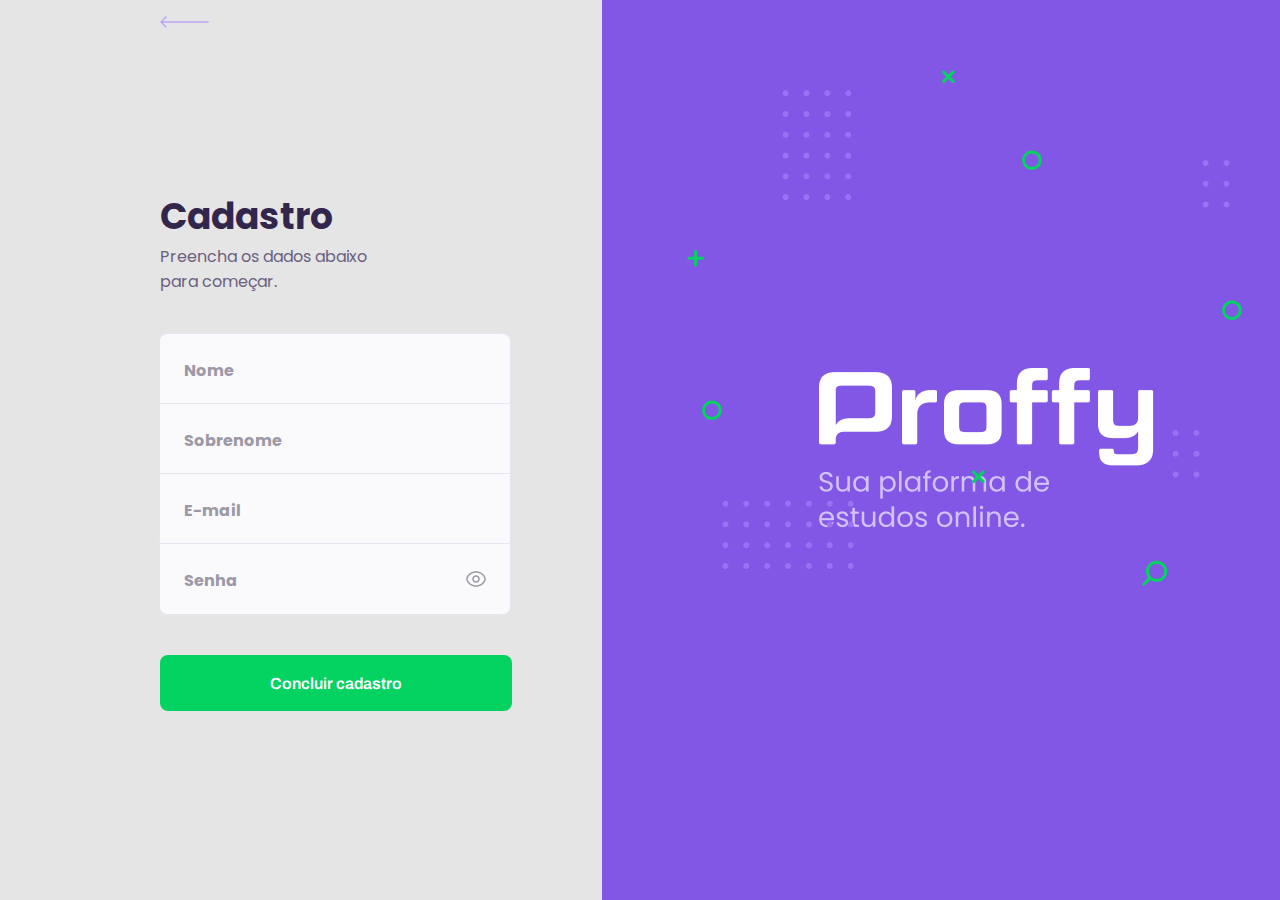
<file: Pages/Cadastro/index.html>
<!DOCTYPE html>
<html lang="pt-br">
<head>
    <meta charset="UTF-8">
    <meta http-equiv="X-UA-Compatible" content="IE=edge">
    <meta name="viewport" content="width=device-width, initial-scale=1.0">
    <link rel="stylesheet" href="style.css">
    <title>Cadastre-se</title>
</head>
<body>
    <div class="contaneir-principal">
        <main>
            <div class="toback">
                <a href="../Login/index.html">
                    <img src="../../Assets/SetaLonga.png" alt="seta para voltar ao login">
                </a>
            </div>
            <form>
                <fieldset>
                    <legend>Cadastro</legend>
                    <p>Preencha os dados abaixo <br> para começar.</p>
    
                    <div class="input-block">
                        <label for="nome" id="label1">Nome</label>
                        <input type="text" name="nome" id="nome" maxlength="200" onkeydown="toname()" onkeyup="backname()">
                    </div>
                    <div class="input-block">
                        <label for="sobrenome" id="label2">Sobrenome</label>
                        <input type="text" name="sobrenome" id="sobrenome" maxlength="255" onkeydown="tosobre()" onkeyup="backsobre()">
                    </div>
                    <div class="input-block">
                        <label for="email" id="label3">E-mail</label>
                        <input type="email" name="email" id="email" maxlength="255" autocomplete="email" onkeydown="toemail()" onkeyup="backemail()">
                    </div>
                    <div class="input-block">
                        <label for="password" id="label4">Senha</label>
                        <input type="password" name="password" id="password" maxlength="200" autocomplete="current-password" onkeydown="topass()" onkeyup="backpass()">
                        <div class="icon1">
                            <img src="../../Assets/Eye.png" alt="ver senha" id="olho1" onclick="ver()">
                        </div>
                        <div class="icon2">
                            <img src="../../Assets/EyeOff.png" alt="esconder senha" id="olho2" onclick="esconder()">
                        </div>
                    </div>
                </fieldset>
                <div class="btn-cadastrar">
                    <button type="submit"><a href="./Conclued/index.html">Concluir cadastro</a></button>
                </div>
            </form>
        </main>
        <div class="segund-contaneir">
            <div class="contaneir-images">
                <img src="../../Assets/+.png" alt="mais" id="img1">
                <img src="../../Assets/groupbig.png" alt="caixa1" id="img2">
                <img src="../../Assets/x.png" alt="x"  id="img3">
                <img src="../../Assets/circulo.png" alt="circulo" id="img4">
                <img src="../../Assets/groupsmall.png" alt="caixa2" id="img5">
                <img src="../../Assets/circulo.png" alt="circulo" id="img6">
                <img src="../../Assets/circulo.png" alt="circulo" id="img7">
                <img src="../../Assets/Group.png" alt="caixa3" id="img8">
                <img src="../../Assets/x.png" alt="x" id="img9">
                <img src="../../Assets/groupsmall.png" alt="caixa4" id="img10">
                <img src="../../Assets//luneta.png" alt="luneta" id="img11">
            </div>
            <div class="titulo">
                <img src="../../Assets/Proffy.png" alt="Proffy">
            </div>
            <div class="subtitulo">
                <img src="../../Assets/subtitulo.png" alt="Sua plataforma de estudos online.">
            </div>
        </div>
    </div>
    <script src="index.js"></script>
</body>
</html>
</file>
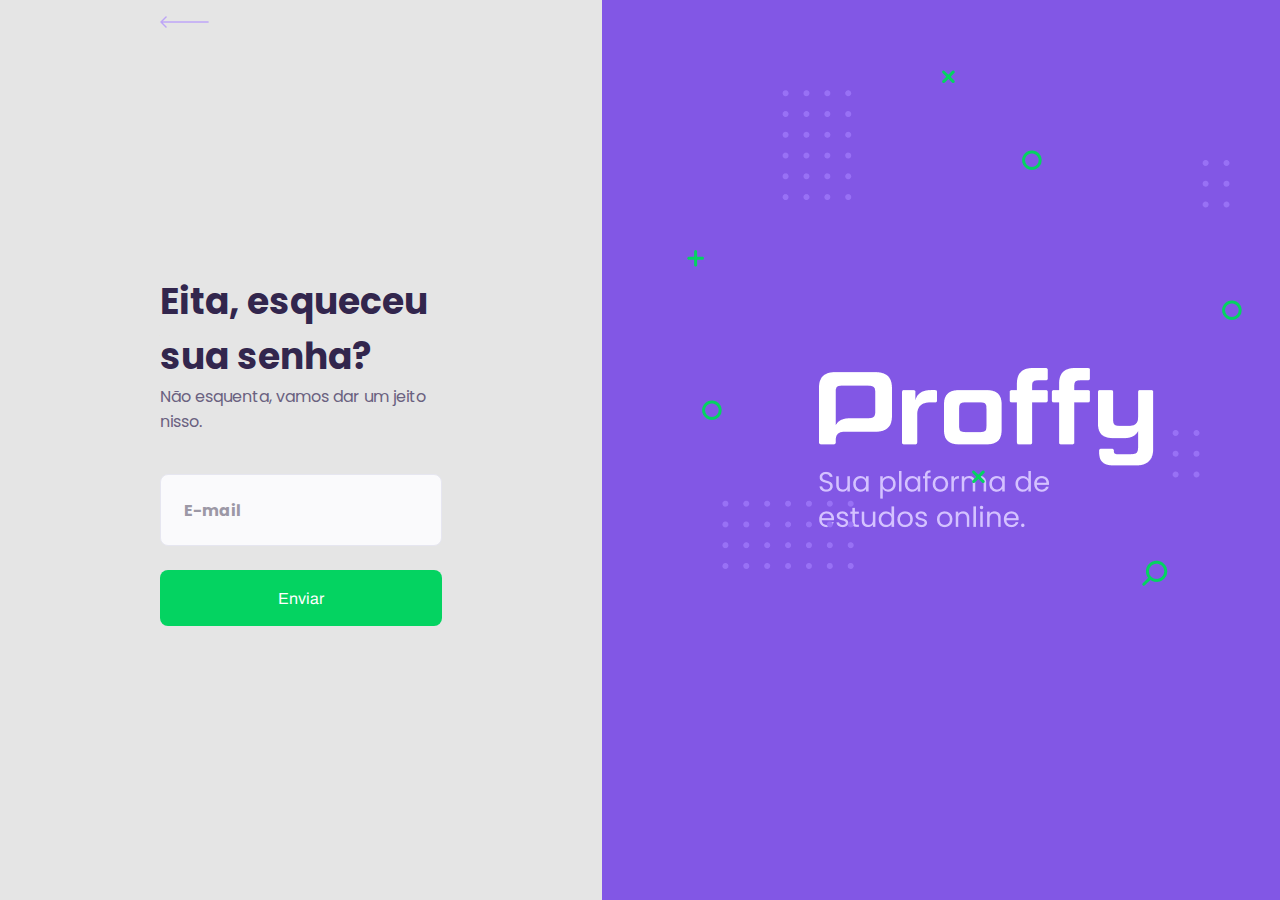
<file: Pages/Forgot Password/index.html>
<!DOCTYPE html>
<html lang="en">
<head>
    <meta charset="UTF-8">
    <meta http-equiv="X-UA-Compatible" content="IE=edge">
    <meta name="viewport" content="width=device-width, initial-scale=1.0">
    <link rel="stylesheet" href="style.css">
    <title>Esqueceu a senha?</title>
</head>
<body>
    <div class="contaneir-principal">
        <main>
            <div class="toback">
                <a href="../Login/index.html">
                    <img src="../../Assets/SetaLonga.png" alt="seta para voltar ao login">
                </a>
            </div>
            <form>
                <fieldset>
                    <legend>Eita, esqueceu <br> sua senha?</legend>
                    <p>Não esquenta, vamos dar um jeito nisso.</p>

                    <div class="input-block">
                        <label for="email" id="label">E-mail</label>
                        <input type="email" name="email" id="email" maxlength="255" autocomplete="email" onkeydown="togo()" onkeyup="toback()">
                    </div>
                </fieldset>
                <div class="btn-enviar">
                    <button type="submit" id="botao"><a href="./Conclued/index.html">Enviar</a></button>
                </div>
            </form>
        </main>
        <div class="segund-contaneir">
            <div class="contaneir-images">
                <img src="../../Assets/+.png" alt="mais" id="img1">
                <img src="../../Assets/groupbig.png" alt="caixa1" id="img2">
                <img src="../../Assets/x.png" alt="x"  id="img3">
                <img src="../../Assets/circulo.png" alt="circulo" id="img4">
                <img src="../../Assets/groupsmall.png" alt="caixa2" id="img5">
                <img src="../../Assets/circulo.png" alt="circulo" id="img6">
                <img src="../../Assets/circulo.png" alt="circulo" id="img7">
                <img src="../../Assets/Group.png" alt="caixa3" id="img8">
                <img src="../../Assets/x.png" alt="x" id="img9">
                <img src="../../Assets/groupsmall.png" alt="caixa4" id="img10">
                <img src="../../Assets//luneta.png" alt="luneta" id="img11">
            </div>
            <div class="titulo">
                <img src="../../Assets/Proffy.png" alt="Proffy">
            </div>
            <div class="subtitulo">
                <img src="../../Assets/subtitulo.png" alt="Sua plataforma de estudos online.">
            </div>
        </div>
    </div>
    <script src="index.js"></script>
</body>
</html>
</file>
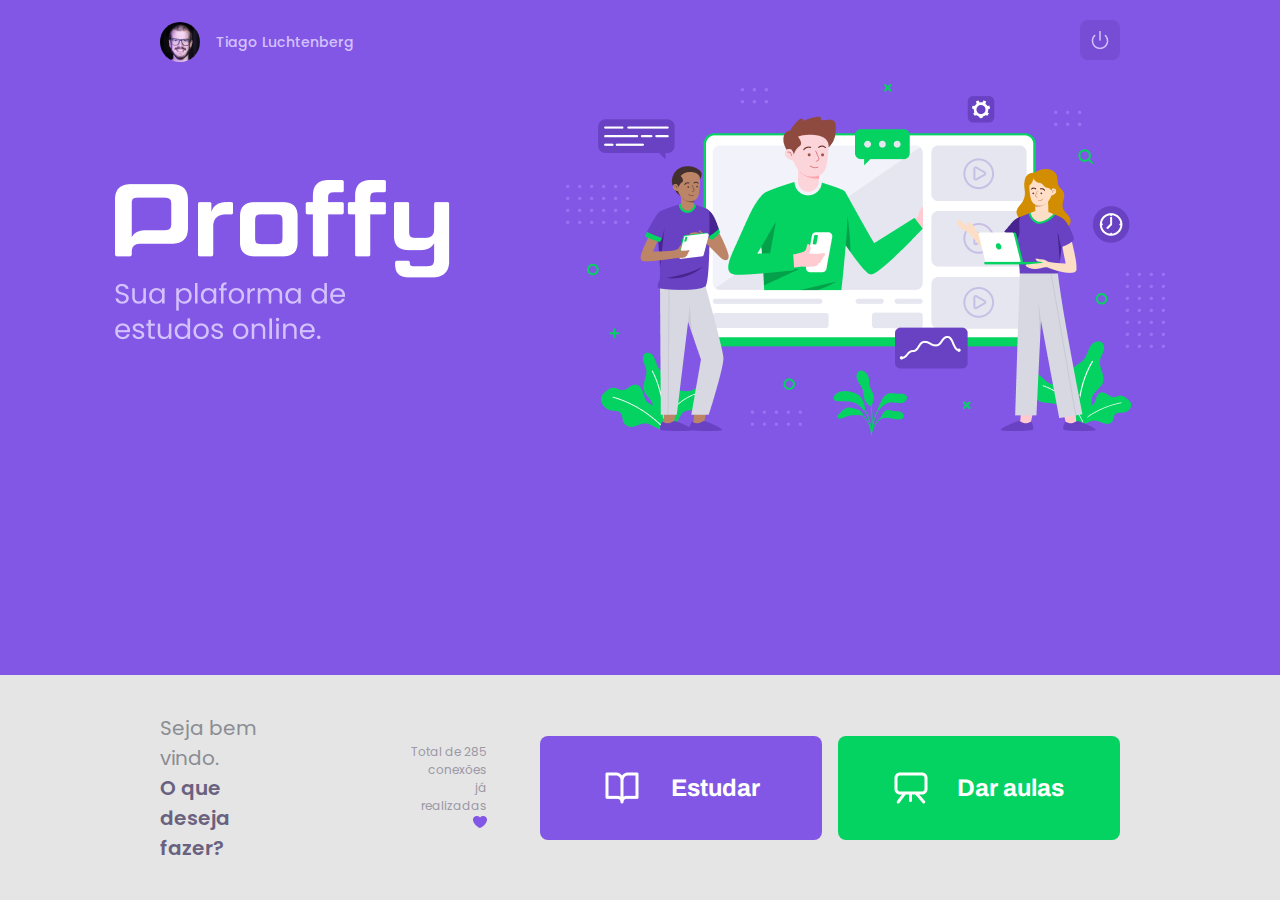
<file: Pages/HomePage/index.html>
<!DOCTYPE html>
<html lang="pt-br">
<head>
    <meta charset="UTF-8">
    <meta http-equiv="X-UA-Compatible" content="IE=edge">
    <meta name="viewport" content="width=device-width, initial-scale=1.0">
    <link rel="stylesheet" href="style.css">
    <title>Home</title>
</head>
<body>
    <div class="contaneir-principal">
        <div class="first-contaneir">
            <header>
                <div class="perfil">
                    <img src="../../Assets/Euzasso.png" alt="foto de perfil">
                    <span>Tiago Luchtenberg</span>
                </div>
                <div class="sair">
                    <a href="../Login/index.html">

                        <img src="../../Assets/Sair.png" alt="botao de sair">
                    </a>
                </div>
            </header>
            <div class="painel-sobre">
                <div class="slogan">
                    <div class="titulo">
                        <img src="../../Assets/Proffy.png" alt="Proffy">
                    </div>
                    <div class="subtitulo">
                        <img src="../../Assets/subtitulo.png" alt="Sua plataforma de estudos online.">
                    </div>
                </div>
                <div class="wapper">
                    <img src="../../Assets/Ilustra.png" alt="papel de parede">
                </div>
            </div>
        </div>
        <main>
            <div class="texto-sobre">
                <div class="part1">
                    <p>Seja bem vindo. <br> <span>O que deseja fazer?</span></p>
                </div>
                <div class="part2">
                    <span>Total de 285 conexões</span> 
                    <span>
                        já realizadas <img src="../../Assets/heart.png" alt="coração"></span>
                    </span>
                </div>
            </div>
            <div class="btns-proffy">
                <div class="btn-estudar">
                    <button>
                        <img src="../../Assets/book.png" alt="livro">
                        <span>Estudar</span>
                    </button>
                </div>
                <div class="btn-aulas">
                    <button>
                        <img src="../../Assets/tv.png" alt="tv">
                        <span>Dar aulas</span>
                    </button>
                </div>
            </div>
        </main>
    </div>
</body>
</html>
</file>
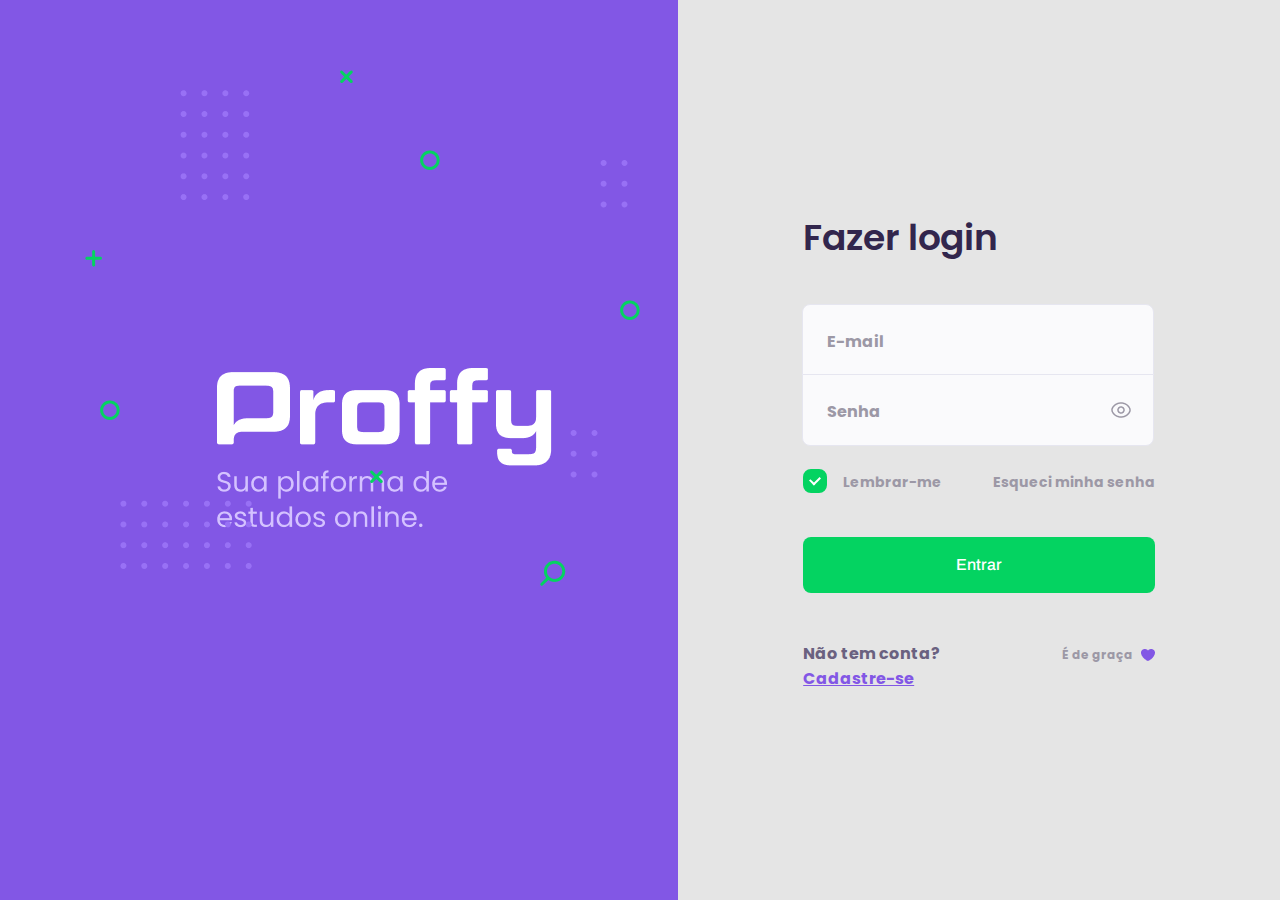
<file: Pages/Login/index.html>
<!DOCTYPE html>
<html lang="en">
<head>
    <meta charset="UTF-8">
    <meta http-equiv="X-UA-Compatible" content="IE=edge">
    <meta name="viewport" content="width=device-width, initial-scale=1.0">
    <link rel="stylesheet" href="style.css">
    <title>Login</title>
</head>
<body>
    <div class="contaneir-principal">
        <div class="first-contaneir">
            <div class="contaneir-images">
                <img src="../../Assets/+.png" alt="mais" id="img1">
                <img src="../../Assets/groupbig.png" alt="caixa1" id="img2">
                <img src="../../Assets/x.png" alt="x"  id="img3">
                <img src="../../Assets/circulo.png" alt="circulo" id="img4">
                <img src="../../Assets/groupsmall.png" alt="caixa2" id="img5">
                <img src="../../Assets/circulo.png" alt="circulo" id="img6">
                <img src="../../Assets/circulo.png" alt="circulo" id="img7">
                <img src="../../Assets/Group.png" alt="caixa3" id="img8">
                <img src="../../Assets/x.png" alt="x" id="img9">
                <img src="../../Assets/groupsmall.png" alt="caixa4" id="img10">
                <img src="../../Assets//luneta.png" alt="luneta" id="img11">
            </div>
            <div class="titulo">
                <img src="../../Assets/Proffy.png" alt="Proffy">
            </div>
            <div class="subtitulo">
                <img src="../../Assets/subtitulo.png" alt="Sua plataforma de estudos online.">
            </div>
        </div>
        <main>
            <form>
                <fieldset>
                    <legend>Fazer login</legend>

                    <div class="input-block">
                        <label for="email" id="label1">E-mail</label>
                        <input type="email" name="email" id="email" maxlength="255" autocomplete="email" onkeydown="script()" onkeyup="exclude()">
                    </div>
                    <div class="input-block">
                        <label for="password" id="label2">Senha</label>
                        <input type="password" name="password" id="password" maxlength="200" autocomplete="current-password" onkeydown="script2()" onkeyup="exclude2()">
                        <div class="icon1">
                            <img src="../../Assets/Eye.png" alt="olho aberto" id="olho1" onclick="ver()">
                        </div>
                        <div class="icon2">
                            <img src="../../Assets/EyeOff.png" alt="olho fechado" id="olho2" onclick="esconder()">
                        </div>
                    </div>
                    <div class="input-group">
                        <div class="checkbox">
                            <div class="input-checkbox">
                                <input type="checkbox" name="box" id="box" checked>
                            </div>
                            <label for="box">Lembrar-me</label>
                        </div>
                        <div class="forgot-pass">
                            <a href="../Forgot Password/index.html">Esqueci minha senha</a>
                        </div>
                    </div>
                </fieldset>
                <div class="btn-entrar">
                        <button type="submit" id="button"><a href="../HomePage/index.html">Entrar</a></button>
                </div>
                <div class="cadastro">
                    <div class="acess">
                        <p>Não tem conta? <br> <a href="../Cadastro/index.html">Cadastre-se</a></p>
                    </div>
                    <div class="free">
                        <span>É de graça</span> 
                        <img src="../../Assets//heart.png" alt="coração">
                    </div>
                </div>
            </form>
        </main>
    </div>

    <script src="index.js"></script>
</body>
</html>
</file>
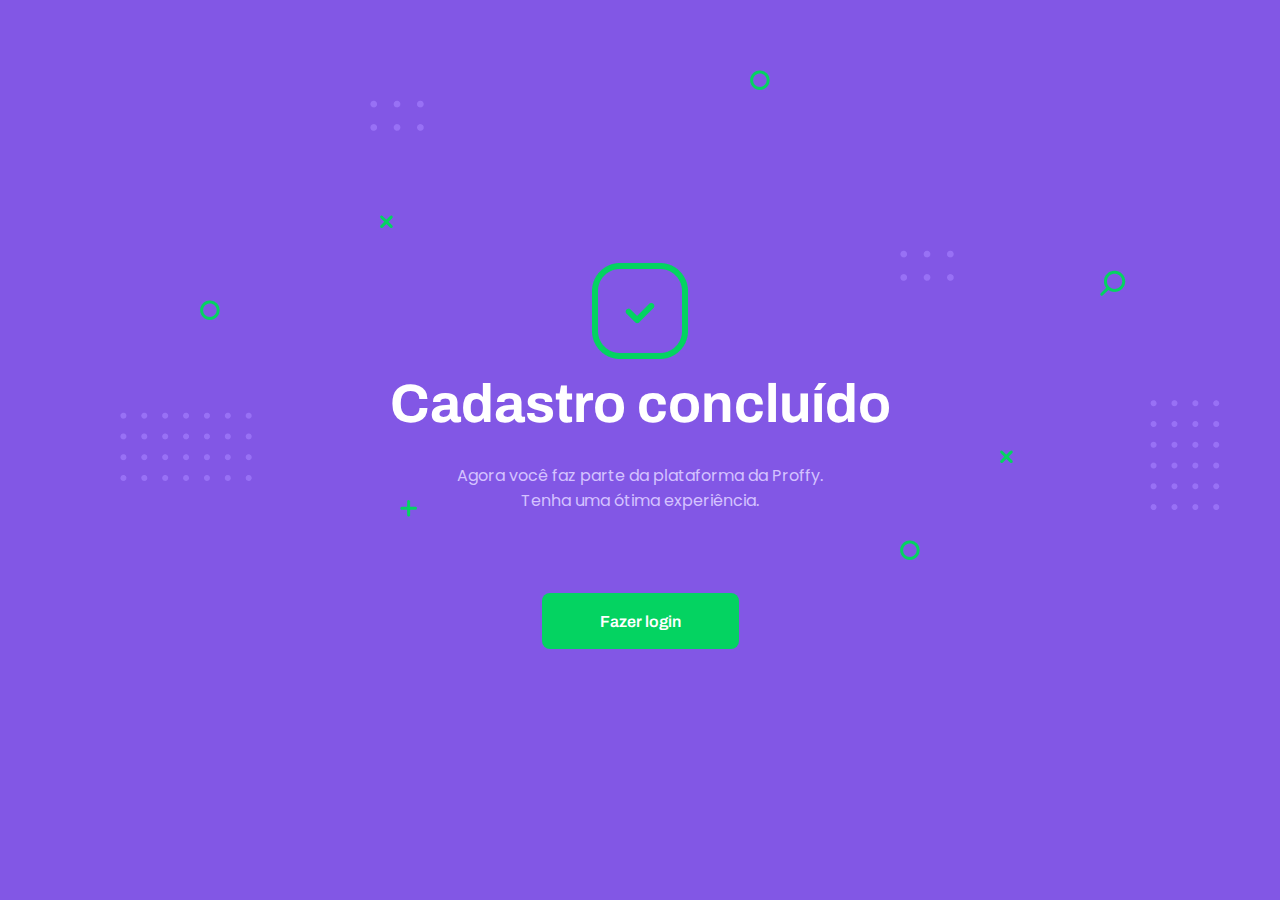
<file: Pages/Cadastro/Conclued/index.html>
<!DOCTYPE html>
<html lang="pt-br">
<head>
    <meta charset="UTF-8">
    <meta http-equiv="X-UA-Compatible" content="IE=edge">
    <meta name="viewport" content="width=device-width, initial-scale=1.0">
    <link rel="stylesheet" href="style.css">
    <title>Cadastro concluído</title>
</head>
<body>
    <div class="contaneir-principal">
        <div class="images-contaneir">
            <img src="../../../Assets/circulo.png" alt="circulo" id="img1">
            <img src="../../../Assets/x.png" alt="x" id="img2">
            <img src="../../../Assets/Group2.png" alt="caixa 1" id="img3">
            <img src="../../../Assets/circulo.png" alt="circulo" id="img4">
            <img src="../../../Assets/Group2.png" alt="caixa 2" id="img5">
            <img src="../../../Assets/luneta.png" alt="luneta" id="img6">
            <img src="../../../Assets/Group.png" alt="caixa 3" id="img7">
            <img src="../../../Assets/+.png" alt="mais" id="img8">
            <img src="../../../Assets/circulo.png" alt="circulo" id="img9">
            <img src="../../../Assets/x.png" alt="x" id="img10">
            <img src="../../../Assets/groupbig.png" alt="caixa4" id="img11">
        </div>
        <main>
            <div class="symbol">
                <img src="../../../Assets/Feito.png" alt="Símbolo de concluído">
            </div>
            <div class="texto-sobre">
                <h1>Cadastro concluído</h1>
                <p>
                    Agora você faz parte da plataforma da Proffy. <br>
                    Tenha uma ótima experiência.
                </p>
            </div>
            <div class="btn-login">
                <button>
                    Fazer login
                </button>
            </div>
        </main>
    </div>
</body>
</html>
</file>
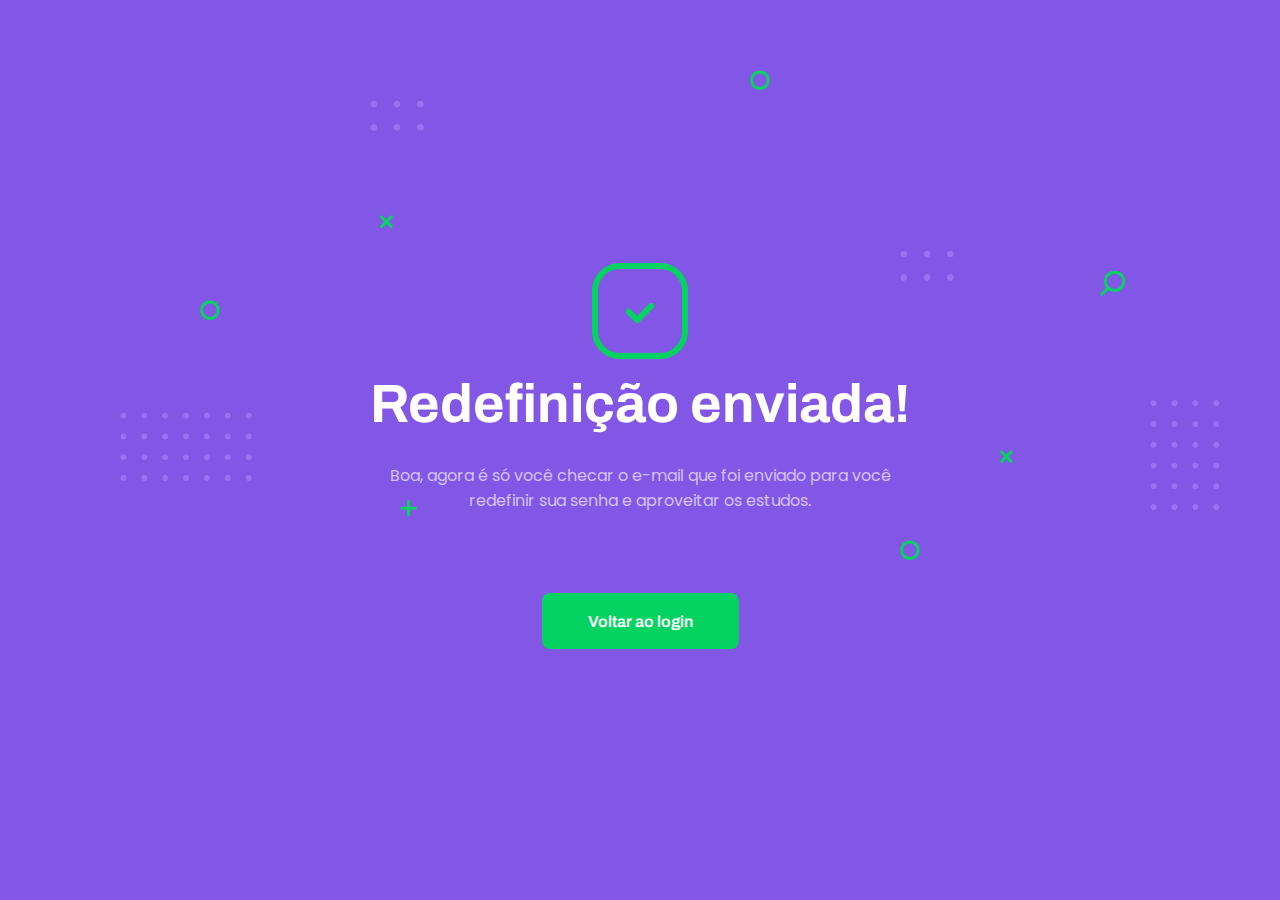
<file: Pages/Forgot Password/Conclued/index.html>
<!DOCTYPE html>
<html lang="pt-br">
<head>
    <meta charset="UTF-8">
    <meta http-equiv="X-UA-Compatible" content="IE=edge">
    <meta name="viewport" content="width=device-width, initial-scale=1.0">
    <link rel="stylesheet" href="style.css">
    <title>Redefinição concluída</title>
</head>
<body>
    <div class="contaneir-principal">
        <div class="images-contaneir">
            <img src="../../../Assets/circulo.png" alt="circulo" id="img1">
            <img src="../../../Assets/x.png" alt="x" id="img2">
            <img src="../../../Assets/Group2.png" alt="caixa 1" id="img3">
            <img src="../../../Assets/circulo.png" alt="circulo" id="img4">
            <img src="../../../Assets/Group2.png" alt="caixa 2" id="img5">
            <img src="../../../Assets/luneta.png" alt="luneta" id="img6">
            <img src="../../../Assets/Group.png" alt="caixa 3" id="img7">
            <img src="../../../Assets/+.png" alt="mais" id="img8">
            <img src="../../../Assets/circulo.png" alt="circulo" id="img9">
            <img src="../../../Assets/x.png" alt="x" id="img10">
            <img src="../../../Assets/groupbig.png" alt="caixa4" id="img11">
        </div>
        <main>
            <div class="symbol">
                <img src="../../../Assets/Feito.png" alt="Símbolo de concluído">
            </div>
            <div class="texto-sobre">
                <h1>Redefinição enviada!</h1>
                <p>
                    Boa, agora é só você checar o e-mail que foi enviado para você <br>
                    redefinir sua senha e aproveitar os estudos.
                </p>
            </div>
            <div class="btn-login">
                <button>
                    Voltar ao login
                </button>
            </div>
        </main>
    </div>
</body>
</html>
</file>
<file: Pages/Cadastro/style.css>
@import url('https://fonts.googleapis.com/css2?family=Archivo:wght@400;700&family=Poppins:wght@400;700&display=swap');

*{
    margin: 0;
    padding: 0;
    box-sizing: border-box;
    outline: none;
}

.contaneir-principal{
    width: 100vw;
    height: 100vh;
    background-color: #fff;
    display: flex;
    justify-content: space-between;
    align-items: center;
}

.contaneir-principal main{
    background-color: #E5E5E5;
    width: 47%;
    height: 100%;
    padding: 0px 160px;
    display: flex;
    flex-direction: column;
    justify-content: center;
    position: relative;
}

.contaneir-principal main .toback a img{
    position: absolute;
    top: 16px;
    left: 160px;
}

.contaneir-principal main form fieldset{
    border: 0;
}

.contaneir-principal main form fieldset legend{
    color: #32264D;
    font-size: 36px;
    font-family: 'Poppins';
    font-weight: 700;
}

.contaneir-principal main form fieldset p{
    color: #6A6180;
    font-size: 16px;
    font-family: 'Poppins';
    margin-bottom: 40px;
}

.contaneir-principal main form fieldset .input-block{
    position: relative;
    display: flex;
    flex-direction: column;
}

.contaneir-principal main form fieldset .input-block label{
    position: absolute;
    top: 24px;
    left: 24px;
    color: #9C98A6;
    font-size: 16px;
    font-family: 'Poppins';
    font-weight: 700;
}

.contaneir-principal main form fieldset .input-block input{
    width: 352px;
    height: 72px;
    background-color: #FAFAFC;
    border: 1px solid #E6E6F0;
    font-size: 16px;
    color: #6A6180;
    font-family: 'Poppins';
    text-indent: 24px;
    margin: -1px;
}

#nome{
    border-radius: 8px 8px 0px 0px;
}

#password{
    border-radius: 0px 0px 8px 8px;
    margin-bottom: 40px;
}


.contaneir-principal main form fieldset .input-block .icon1{
    position: absolute;
    top: 27px;
    right: 24px;
    cursor: pointer;
}

.contaneir-principal main form fieldset .input-block .icon2{
    position: absolute;
    top: 24px;
    right: 24px;
    cursor: pointer;
}

.contaneir-principal main form fieldset .input-block .icon2 #olho2{
    display: none;
}

.contaneir-principal main form .btn-cadastrar{
    display: flex;
    flex-direction: column;
    justify-content: center;
}

.contaneir-principal main form .btn-cadastrar button{
    border: 0;
    background-color: #04D361;  
    width: 352px;
    height: 56px;
    border-radius: 8px;
}

.contaneir-principal main form .btn-cadastrar button a{
    text-decoration: none;
    color: #ffffff;
    font-size: 16px;
    font-family: 'Archivo';
    font-weight: 600;
}

.contaneir-principal .segund-contaneir{
    position: relative;
    width: 53%;
    height: 100%;
    background-color: #8257E5;
    display: flex;
    flex-direction: column;
    justify-content: center;
    padding: 0px 217px;
}

.contaneir-principal .segund-contaneir .contaneir-images #img1{
    position: absolute;
    top: 250px;
    left: 85px;
}

.contaneir-principal .segund-contaneir .contaneir-images #img2{
    position: absolute;
    top: 90px;
    left: 180px;
}

.contaneir-principal .segund-contaneir .contaneir-images #img3{
    position: absolute;
    top: 70px;
    left: 340px;
}

.contaneir-principal .segund-contaneir .contaneir-images #img4{
    position: absolute;
    top: 150px;
    left: 420px;
}

.contaneir-principal .segund-contaneir .contaneir-images #img5{
    position: absolute;
    top: 160px;
    left: 600px;
}

.contaneir-principal .segund-contaneir .contaneir-images #img6{
    position: absolute;
    top: 300px;
    left: 620px;
}

.contaneir-principal .segund-contaneir .contaneir-images #img7{
    position: absolute;
    top: 400px;
    left: 100px;
}

.contaneir-principal .segund-contaneir .contaneir-images #img8{
    position: absolute;
    top: 500px;
    left: 120px;
}

.contaneir-principal .segund-contaneir .contaneir-images #img9{
    position: absolute;
    top: 470px;
    left: 370px;
}

.contaneir-principal .segund-contaneir .contaneir-images #img10{
    position: absolute;
    top: 430px;
    left: 570px;
}

.contaneir-principal .segund-contaneir .contaneir-images #img11{
    position: absolute;
    top: 560px;
    left: 540px;
}
</file>
<file: Pages/Forgot Password/style.css>
@import url('https://fonts.googleapis.com/css2?family=Archivo:wght@400;700&family=Poppins:wght@400;700&display=swap');

*{
    margin: 0;
    padding: 0;
    box-sizing: border-box;
    outline: none;
}

.contaneir-principal{
    width: 100vw;
    height: 100vh;
    background-color: white;
    display: flex;
    justify-content: space-evenly;
}

.contaneir-principal main{
    width: 47%;
    height: 100%;
    background-color: #E5E5E5;
    display: flex;
    flex-direction: column;
    justify-content: center;
    padding: 0px 160px;
    position: relative;
}

.contaneir-principal main .toback a img{
    position: absolute;
    top: 16px;
    left: 160px;
}

.contaneir-principal main form fieldset{
    border: 0;
}

.contaneir-principal main form fieldset legend{
    color: #32264D;
    font-size: 36px;
    font-family: 'Poppins';
    font-weight: 700;
}

.contaneir-principal main form fieldset p{
    color: #6A6180;
    font-size: 16px;
    font-family: 'Poppins';
    margin-bottom: 40px;
}

.contaneir-principal main form fieldset .input-block{
    position: relative;
    display: flex;
    flex-direction: column;
    margin-bottom: 24px;
}

.contaneir-principal main form fieldset .input-block label{
    position: absolute;
    top: 24px;
    left: 24px;
    color: #9C98A6;
    font-size: 16px;
    font-family: 'Poppins';
    font-weight: 700;
}

.contaneir-principal main form fieldset .input-block input{
    width: 100%;
    height: 72px;
    background-color: #FAFAFC;
    border: 1px solid #E6E6F0;
    font-size: 16px;
    color: #6A6180;
    font-family: 'Poppins';
    text-indent: 24px;
    border-radius: 8px;
}

.contaneir-principal main form .btn-enviar{
    display: flex;
    justify-content: center;
    align-items: center;
}

.contaneir-principal main form .btn-enviar button{
    width: 100%;
    height: 56px;
    border: 0;
    border-radius: 8px;
    background-color: #04D361;
}

.contaneir-principal main form .btn-enviar button a{
    text-decoration: none;
    color: #ffffff;
    font-size: 16px;
    font-family: 'Archivo';
}

.contaneir-principal .segund-contaneir{
    position: relative;
    width: 53%;
    height: 100%;
    background-color: #8257E5;
    display: flex;
    flex-direction: column;
    justify-content: center;
    padding: 0px 217px;
}

.contaneir-principal .segund-contaneir .contaneir-images #img1{
    position: absolute;
    top: 250px;
    left: 85px;
}

.contaneir-principal .segund-contaneir .contaneir-images #img2{
    position: absolute;
    top: 90px;
    left: 180px;
}

.contaneir-principal .segund-contaneir .contaneir-images #img3{
    position: absolute;
    top: 70px;
    left: 340px;
}

.contaneir-principal .segund-contaneir .contaneir-images #img4{
    position: absolute;
    top: 150px;
    left: 420px;
}

.contaneir-principal .segund-contaneir .contaneir-images #img5{
    position: absolute;
    top: 160px;
    left: 600px;
}

.contaneir-principal .segund-contaneir .contaneir-images #img6{
    position: absolute;
    top: 300px;
    left: 620px;
}

.contaneir-principal .segund-contaneir .contaneir-images #img7{
    position: absolute;
    top: 400px;
    left: 100px;
}

.contaneir-principal .segund-contaneir .contaneir-images #img8{
    position: absolute;
    top: 500px;
    left: 120px;
}

.contaneir-principal .segund-contaneir .contaneir-images #img9{
    position: absolute;
    top: 470px;
    left: 370px;
}

.contaneir-principal .segund-contaneir .contaneir-images #img10{
    position: absolute;
    top: 430px;
    left: 570px;
}

.contaneir-principal .segund-contaneir .contaneir-images #img11{
    position: absolute;
    top: 560px;
    left: 540px;
}
</file>
<file: Pages/HomePage/style.css>
@import url('https://fonts.googleapis.com/css2?family=Archivo:wght@400;700&family=Poppins:wght@400;700&display=swap');

*{
    margin: 0;
    padding: 0;
    box-sizing: border-box;
    outline: none;
}

.contaneir-principal{
    width: 100vw;
    height: 100vh;
    background-color: white;
    display: flex;
    flex-direction: column;
}

.contaneir-principal .first-contaneir{
    background-color: #8257E5;
    width: 100%;
    height: 75%;
    display: flex;
    flex-direction: column;
}

.contaneir-principal .first-contaneir header{
    display: flex;
    justify-content: space-between;
    align-items: center;
    padding: 20px 160px;
}

.contaneir-principal .first-contaneir header .perfil{
    display: flex;
    align-items: center;
    cursor: pointer;
}

.contaneir-principal .first-contaneir header .perfil img{
    border-radius: 50%;
}

.contaneir-principal .first-contaneir header .perfil span{
    margin-left: 16px;
    color: #D4C2FF;
    font-family: 'Poppins';
    font-size: 14px;
    font-weight: 500;
}

.contaneir-principal .first-contaneir header .sair img{
    cursor: pointer;
}

.contaneir-principal .first-contaneir .painel-sobre{
    display: flex;
    justify-content: space-evenly;
    align-items: center;
}

.contaneir-principal main{
    display: flex;
    align-items: center;
    justify-content: space-between;
    padding: 0px 160px;
    width: 100%;
    height: 25%;
    background-color: #E5E5E5;
}

.contaneir-principal main .texto-sobre{
    display: flex;
    align-items: center;
}

.contaneir-principal main .texto-sobre .part1 p{
    font-size: 20px;
    font-family: 'Poppins';
    color: #8b8d94;
}

.contaneir-principal main .texto-sobre .part1 p span{
    color: #6A6180;
    font-size: 20px;
    font-family: 'Poppins';
    font-weight: 600; 
}

.contaneir-principal main .texto-sobre .part2{
    margin-left: 135px;
    display: flex;
    flex-direction: column;
}

.contaneir-principal main .texto-sobre .part2 span{
    text-align: right;
    color: #9C98A6;
    font-size: 12px;
    font-family: 'Poppins';
}

.contaneir-principal main .btns-proffy{
    display: flex;
    align-items: center;
    margin-left: 53px;
}

.contaneir-principal main .btns-proffy button{
    width: 282px;
    height: 104px;
    border: 0;
    border-radius: 8px;
    display: flex;
    align-items: center;
    justify-content: center;
    color: white;
    font-size: 24px;
    font-family: 'Archivo';
    font-weight: 700;
    cursor: pointer;
    transition: 0.3s;
}

.contaneir-principal main .btns-proffy .btn-estudar button{
    background-color: #8257E5;
}

.contaneir-principal main .btns-proffy .btn-estudar button:hover{
    background-color: #603eb1;
}

.contaneir-principal main .btns-proffy .btn-estudar button span{
    margin-left: 29px;
}

.contaneir-principal main .btns-proffy .btn-aulas button{
    margin-left: 16px;
    background-color: #04D361;
}

.contaneir-principal main .btns-proffy .btn-aulas button:hover{
    background-color: #15b35c;
}

.contaneir-principal main .btns-proffy .btn-aulas button span{
    margin-left: 29px;
}
</file>
<file: Pages/Login/style.css>
@import url('https://fonts.googleapis.com/css2?family=Archivo:wght@400;700&family=Poppins:wght@400;700&display=swap');

*{
    margin:0;
    padding:0;
    box-sizing: border-box;
    outline: none;
}

.contaneir-principal{
    display: flex;
    align-items: center;
    justify-content: space-evenly;
    width: 100vw;
    height: 100vh;
    background-color: white;
}

.contaneir-principal .first-contaneir{
    background-color: #8257E5;
    width: 53%;
    height: 100%;
    display: flex;
    flex-direction: column;
    justify-content: center;
    padding: 0px 217px;
    position: relative;
}

.contaneir-principal .first-contaneir .contaneir-images #img1{
    position: absolute;
    top: 250px;
    left: 85px;
}

.contaneir-principal .first-contaneir .contaneir-images #img2{
    position: absolute;
    top: 90px;
    left: 180px;
}

.contaneir-principal .first-contaneir .contaneir-images #img3{
    position: absolute;
    top: 70px;
    left: 340px;
}

.contaneir-principal .first-contaneir .contaneir-images #img4{
    position: absolute;
    top: 150px;
    left: 420px;
}

.contaneir-principal .first-contaneir .contaneir-images #img5{
    position: absolute;
    top: 160px;
    left: 600px;
}

.contaneir-principal .first-contaneir .contaneir-images #img6{
    position: absolute;
    top: 300px;
    left: 620px;
}

.contaneir-principal .first-contaneir .contaneir-images #img7{
    position: absolute;
    top: 400px;
    left: 100px;
}

.contaneir-principal .first-contaneir .contaneir-images #img8{
    position: absolute;
    top: 500px;
    left: 120px;
}

.contaneir-principal .first-contaneir .contaneir-images #img9{
    position: absolute;
    top: 470px;
    left: 370px;
}

.contaneir-principal .first-contaneir .contaneir-images #img10{
    position: absolute;
    top: 430px;
    left: 570px;
}

.contaneir-principal .first-contaneir .contaneir-images #img11{
    position: absolute;
    top: 560px;
    left: 540px;
}

.contaneir-principal main{
    width: 47%;
    height: 100%;
    background-color: #E5E5E5;
    display: flex;
    flex-direction: column;
    align-items: center;
    justify-content: center;
}

.contaneir-principal main form fieldset{
    border: none;
}

.contaneir-principal main form fieldset legend{
    font-family: 'Poppins';
    font-weight: 600;
    font-size: 36px;
    color: #32264D;
    margin-bottom: 40px;
}

.contaneir-principal main form fieldset .input-block{
    display: flex;
    flex-direction: column;
    position: relative;
}

.contaneir-principal main form fieldset .input-block label{
    position: absolute;
    top: 24px;
    left: 24px;
    color: #9C98A6;
    font-size: 16px;
    font-family: 'Poppins';
    font-weight: 700;
}

.contaneir-principal main form fieldset .input-block input{
    width: 352px;
    height: 72px;
    background-color: #FAFAFC;
    border: 1px solid #E6E6F0;
    font-size: 16px;
    color: #6A6180;
    font-family: 'Poppins';
    text-indent: 24px;
    margin: -1px;
}

.contaneir-principal main form fieldset .input-block #email{
    border-radius: 8px 8px 0px 0px;
}

.contaneir-principal main form fieldset .input-block #password{
    border-radius: 0px 0px 8px 8px;
}

.contaneir-principal main form fieldset .input-block .icon1{
    position: absolute;
    top: 27px;
    right: 24px;
    cursor: pointer;
}

.contaneir-principal main form fieldset .input-block .icon2{
    position: absolute;
    top: 24px;
    right: 24px;
    cursor: pointer;
}

.contaneir-principal main form fieldset .input-block .icon2 #olho2{
    display: none;
}

.contaneir-principal main form fieldset .input-group{
    margin-top: 24px;
    margin-bottom: 40px;
    display: flex;
    justify-content: space-between;
    align-items: center;
}

.contaneir-principal main form fieldset .input-group .checkbox{
    display: flex;
    align-items: center;
}

.contaneir-principal main form fieldset .input-group .checkbox .input-checkbox input{
    appearance: none;
    border: 2px solid #04D361;
    border-radius: 8px;
    width: 24px;
    height: 24px;
    background-color: #04D361;
    position: relative;
}

.contaneir-principal main form .input-group .checkbox .input-checkbox input::before{
    content: '';
    position: absolute;
    top: 5px;
    left: 5px;
    width: 8px;
    height: 5px;
    transform: rotate(-45deg);
    border-left: 2px solid white;
    border-bottom: 2px solid white;
    opacity: 0;
}

.contaneir-principal main form .input-group .checkbox input:checked::before{
    opacity: 1;
}

.contaneir-principal main form fieldset .input-group .checkbox label{
    margin-left: 16px;
    color: #9C98A6;
    font-size: 14px;
    font-weight: 700;
    font-family: 'Poppins';
}

.contaneir-principal main form .input-group .forgot-pass a{
    text-decoration: none;
    margin-left: 16px;
    color: #9C98A6;
    font-size: 14px;
    font-weight: 700;
    font-family: 'Poppins';
}

.contaneir-principal main form .input-group .forgot-pass a:hover{
    text-decoration: 1px solid underline #9C98A6;
}

.contaneir-principal main form .btn-entrar{
    display: flex;
    flex-direction: column;
    justify-content: center;
    align-items: center;
    margin-bottom: 48px;
}

.contaneir-principal main form .btn-entrar button{
    width: 352px;
    height: 56px;
    border: 0;
    border-radius: 8px;
    background-color: #04D361;
}

.contaneir-principal main form .btn-entrar button a{
    text-decoration: none;
    color: white;
    font-size: 16px;
    font-weight: 500;
    font-family: 'Archivo';
}

.contaneir-principal main form .cadastro{
    display: flex;
    align-items: baseline;
    justify-content: space-between;
}

.contaneir-principal main form .cadastro .acess p{
    font-family: 'Poppins';
    font-size: 16px;
    color: #6A6180;
    font-weight: bold;
}

.contaneir-principal main form .cadastro .acess p a{
    color: #8257E5;
}

.contaneir-principal main form .cadastro .free{
    display: flex;
    align-items: center;
}

.contaneir-principal main form .cadastro .free span{
    margin-right: 8px;
    color: #9C98A6;
    font-family: 'Poppins';
    font-size: 12px;
    font-weight: bold;
}
</file>
<file: Pages/Cadastro/Conclued/style.css>
@import url('https://fonts.googleapis.com/css2?family=Archivo:wght@400;700&family=Poppins:wght@400;700&display=swap');

*{
    margin: 0;
    padding: 0;
    box-sizing: border-box;
    outline: none;
}

.contaneir-principal{
    background-color: #8257E5;
    width: 100vw;
    height: 100vh;
    display: flex;
    flex-direction: column;
    align-items: center;
    justify-content: center;
    position: relative;
}

.contaneir-principal .images-contaneir #img1{
    position: absolute;
    top: 300px;
    left: 200px;
}

.contaneir-principal .images-contaneir #img2{
    position: absolute;
    top: 215px;
    left: 380px;
}

.contaneir-principal .images-contaneir #img3{
    position: absolute;
    top: 100px;
    left: 370px;
}

.contaneir-principal .images-contaneir #img4{
    position: absolute;
    top: 70px;
    left: 750px;
}

.contaneir-principal .images-contaneir #img5{
    position: absolute;
    top: 250px;
    left: 900px;
}

.contaneir-principal .images-contaneir #img6{
    position: absolute;
    top: 270px;
    left: 1100px;
}

.contaneir-principal .images-contaneir #img7{
    position: absolute;
    top: 412px;
    left: 120px;
}

.contaneir-principal .images-contaneir #img8{
    position: absolute;
    top: 500px;
    left: 400px;
}

.contaneir-principal .images-contaneir #img9{
    position: absolute;
    top: 540px;
    left: 900px;
}

.contaneir-principal .images-contaneir #img10{
    position: absolute;
    top: 450px;
    left: 1000px;
}

.contaneir-principal .images-contaneir #img11{
    position: absolute;
    top: 400px;
    left: 1150px;
}

.contaneir-principal main{
    display: flex;
    flex-direction: column;
    align-items: center;
}

.contaneir-principal main .texto-sobre h1{
    color: white;
    font-family: 'Archivo';
    font-size: 54px;
    font-weight: 700;
    margin-bottom: 30px;
}

.contaneir-principal main .texto-sobre p{
    text-align: center;
    color: #D4C2FF;
    font-size: 16px;
    font-family: 'Poppins';
    margin-bottom: 80px;
}

.contaneir-principal main .btn-login button{
    color: white;
    background-color: #04D361;
    border: 0;
    border-radius: 8px;
    width: 197px;
    height: 56px;
    font-size: 16px;
    font-weight: 600;
    font-family: 'Archivo';
    cursor: pointer;
}

.contaneir-principal main .btn-login button:hover{
    background-color: #0cb859;
}
</file>
<file: Pages/Forgot Password/Conclued/style.css>
@import url('https://fonts.googleapis.com/css2?family=Archivo:wght@400;700&family=Poppins:wght@400;700&display=swap');

*{
    margin: 0;
    padding: 0;
    box-sizing: border-box;
    outline: none;
}

.contaneir-principal{
    background-color: #8257E5;
    width: 100vw;
    height: 100vh;
    display: flex;
    flex-direction: column;
    align-items: center;
    justify-content: center;
    position: relative;
}

.contaneir-principal .images-contaneir #img1{
    position: absolute;
    top: 300px;
    left: 200px;
}

.contaneir-principal .images-contaneir #img2{
    position: absolute;
    top: 215px;
    left: 380px;
}

.contaneir-principal .images-contaneir #img3{
    position: absolute;
    top: 100px;
    left: 370px;
}

.contaneir-principal .images-contaneir #img4{
    position: absolute;
    top: 70px;
    left: 750px;
}

.contaneir-principal .images-contaneir #img5{
    position: absolute;
    top: 250px;
    left: 900px;
}

.contaneir-principal .images-contaneir #img6{
    position: absolute;
    top: 270px;
    left: 1100px;
}

.contaneir-principal .images-contaneir #img7{
    position: absolute;
    top: 412px;
    left: 120px;
}

.contaneir-principal .images-contaneir #img8{
    position: absolute;
    top: 500px;
    left: 400px;
}

.contaneir-principal .images-contaneir #img9{
    position: absolute;
    top: 540px;
    left: 900px;
}

.contaneir-principal .images-contaneir #img10{
    position: absolute;
    top: 450px;
    left: 1000px;
}

.contaneir-principal .images-contaneir #img11{
    position: absolute;
    top: 400px;
    left: 1150px;
}

.contaneir-principal main{
    display: flex;
    flex-direction: column;
    align-items: center;
}

.contaneir-principal main .texto-sobre h1{
    color: white;
    font-family: 'Archivo';
    font-size: 54px;
    font-weight: 700;
    margin-bottom: 30px;
}

.contaneir-principal main .texto-sobre p{
    text-align: center;
    color: #D4C2FF;
    font-size: 16px;
    font-family: 'Poppins';
    margin-bottom: 80px;
}

.contaneir-principal main .btn-login button{
    color: white;
    background-color: #04D361;
    border: 0;
    border-radius: 8px;
    width: 197px;
    height: 56px;
    font-size: 16px;
    font-weight: 600;
    font-family: 'Archivo';
    cursor: pointer;
}

.contaneir-principal main .btn-login button:hover{
    background-color: #0cb859;
}
</file>
